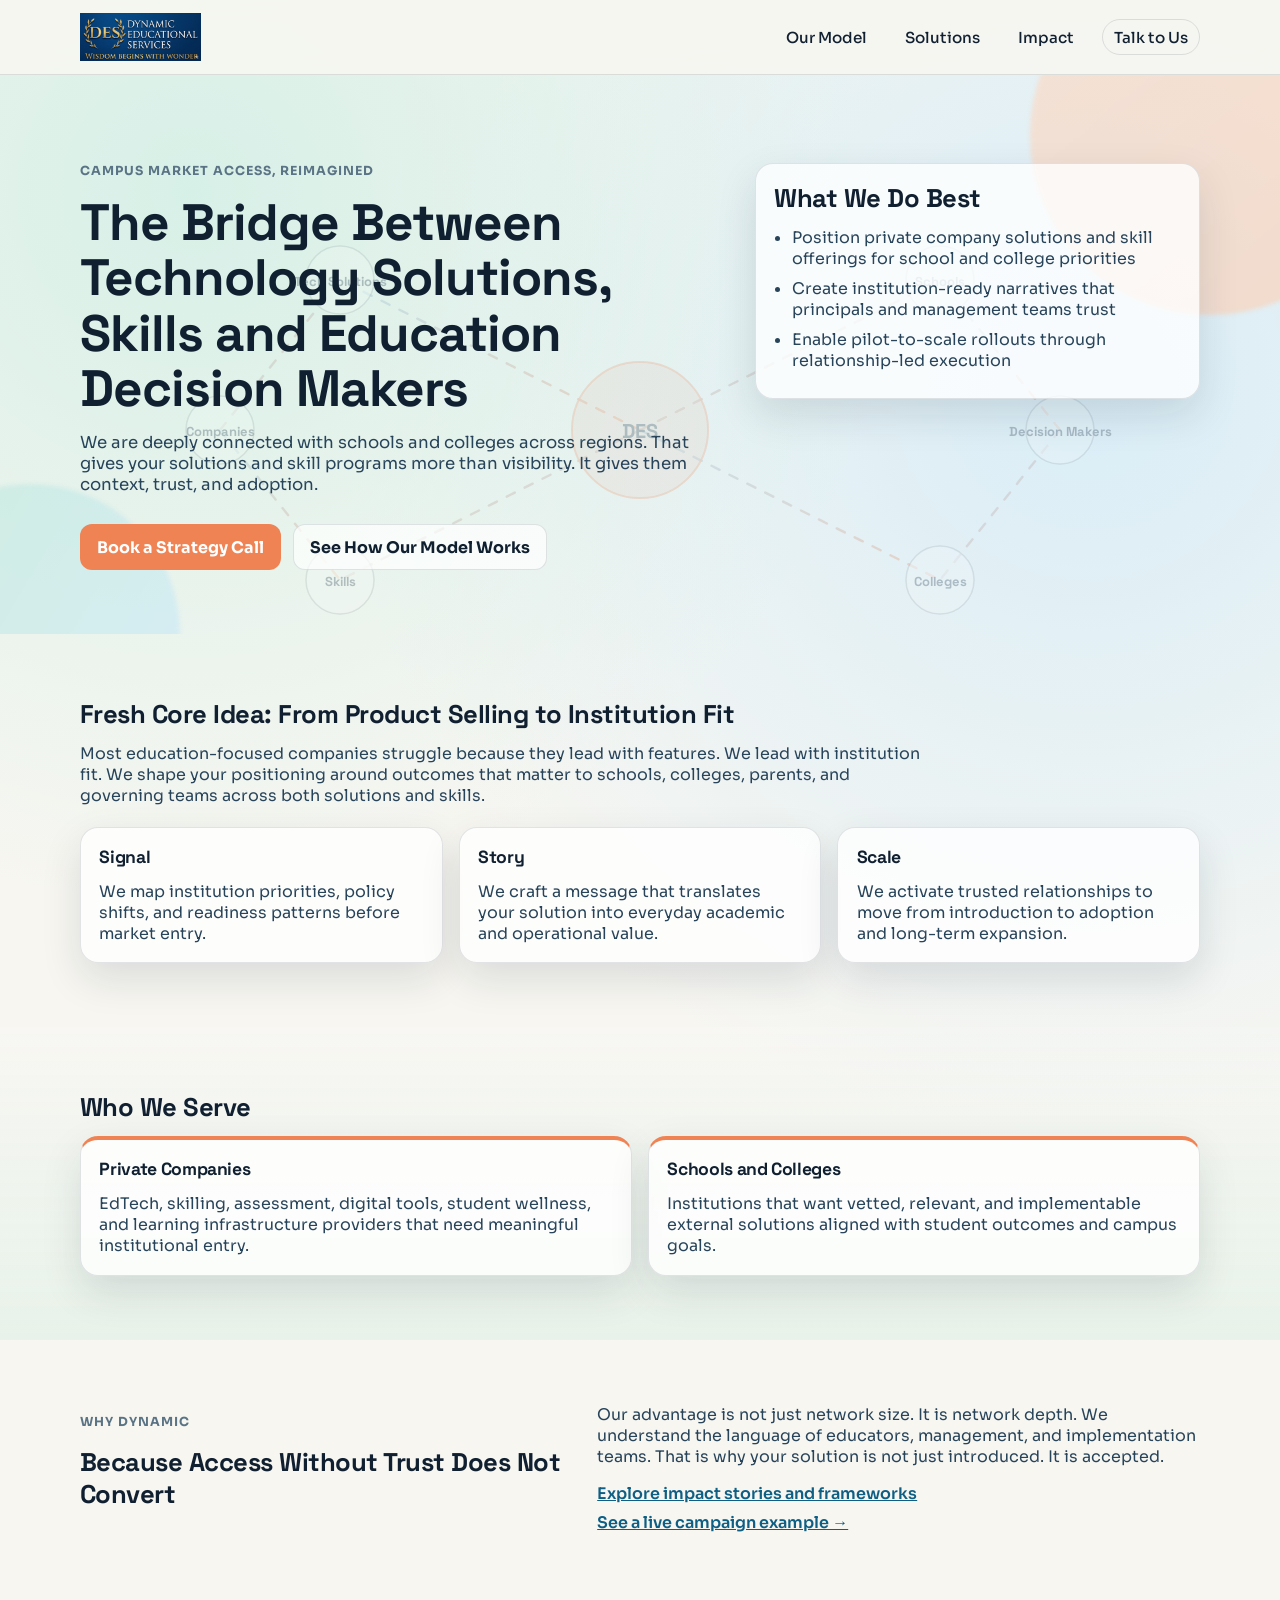
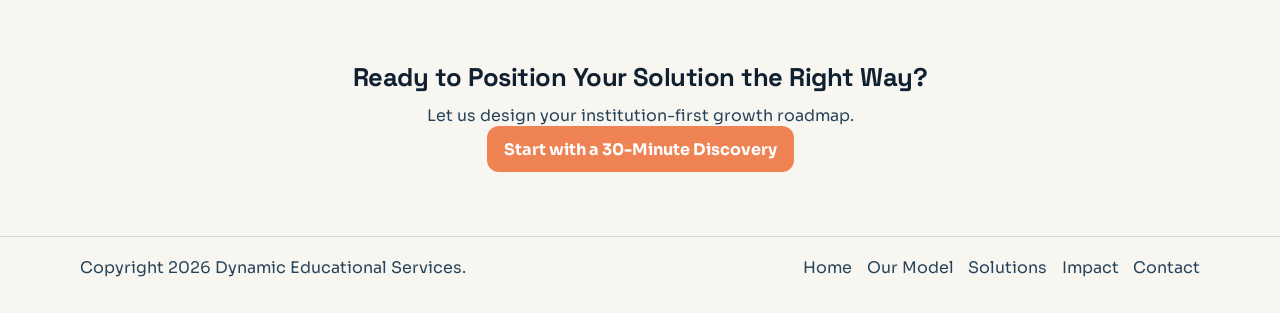
<file: index.html>
<!DOCTYPE html>
<html lang="en">
<head>
  <meta charset="UTF-8">
  <meta name="viewport" content="width=device-width, initial-scale=1.0">
  <title>Dynamic Educational Services | Campus Market Access Partner</title>
  <meta name="description" content="Dynamic Educational Services helps private companies launch, position, and scale solutions through trusted school and college networks.">
  <link rel="preconnect" href="https://fonts.googleapis.com">
  <link rel="preconnect" href="https://fonts.gstatic.com" crossorigin>
  <link href="https://fonts.googleapis.com/css2?family=Space+Grotesk:wght@400;500;700&family=Sora:wght@400;600;700&display=swap" rel="stylesheet">
  <link rel="stylesheet" href="styles.css">
</head>
<body>
  <header class="site-header">
    <div class="container nav-wrap">
      <a href="index.html" class="brand">
        <img src="NewLogo.png" alt="Dynamic Educational Services logo" class="brand-logo">
        <span class="brand-text">Dynamic Educational Services</span>
      </a>
      <button id="menuToggle" class="menu-toggle" aria-label="Toggle navigation">Menu</button>
      <nav id="mainNav" class="nav-links">
        <a href="approach.html">Our Model</a>
        <a href="solutions.html">Solutions</a>
        <a href="proof.html">Impact</a>
        <a href="contact.html" class="cta-link">Talk to Us</a>
      </nav>
    </div>
  </header>

  <main>
    <section class="hero">
      <div class="ambient-shape shape-one"></div>
      <div class="ambient-shape shape-two"></div>
      <div class="container hero-grid reveal">
        <div>
          <p class="eyebrow">Campus Market Access, Reimagined</p>
          <h1>The Bridge Between Technology Solutions, Skills and Education Decision Makers</h1>
          <p class="lead">We are deeply connected with schools and colleges across regions. That gives your solutions and skill programs more than visibility. It gives them context, trust, and adoption.</p>
          <div class="button-row">
            <a class="btn btn-primary" href="contact.html">Book a Strategy Call</a>
            <a class="btn btn-ghost" href="approach.html">See How Our Model Works</a>
          </div>
        </div>
        <aside class="hero-card">
          <h2>What We Do Best</h2>
          <ul>
            <li>Position private company solutions and skill offerings for school and college priorities</li>
            <li>Create institution-ready narratives that principals and management teams trust</li>
            <li>Enable pilot-to-scale rollouts through relationship-led execution</li>
          </ul>
        </aside>
      </div>
    </section>

    <section class="section reveal">
      <div class="container">
        <h2>Fresh Core Idea: From Product Selling to Institution Fit</h2>
          <p class="section-intro">Most education-focused companies struggle because they lead with features. We lead with institution fit. We shape your positioning around outcomes that matter to schools, colleges, parents, and governing teams across both solutions and skills.</p>
        <div class="cards three-col">
          <article class="card">
            <h3>Signal</h3>
            <p>We map institution priorities, policy shifts, and readiness patterns before market entry.</p>
          </article>
          <article class="card">
            <h3>Story</h3>
            <p>We craft a message that translates your solution into everyday academic and operational value.</p>
          </article>
          <article class="card">
            <h3>Scale</h3>
            <p>We activate trusted relationships to move from introduction to adoption and long-term expansion.</p>
          </article>
        </div>
      </div>
    </section>

    <section class="section alt reveal">
      <div class="container">
        <h2>Who We Serve</h2>
        <div class="cards two-col">
          <article class="card feature">
            <h3>Private Companies</h3>
            <p>EdTech, skilling, assessment, digital tools, student wellness, and learning infrastructure providers that need meaningful institutional entry.</p>
          </article>
          <article class="card feature">
            <h3>Schools and Colleges</h3>
            <p>Institutions that want vetted, relevant, and implementable external solutions aligned with student outcomes and campus goals.</p>
          </article>
        </div>
      </div>
    </section>

    <section class="section reveal">
      <div class="container split-panel">
        <div>
          <p class="eyebrow">Why Dynamic</p>
          <h2>Because Access Without Trust Does Not Convert</h2>
        </div>
        <div>
          <p>Our advantage is not just network size. It is network depth. We understand the language of educators, management, and implementation teams. That is why your solution is not just introduced. It is accepted.</p>
          <a class="text-link" href="proof.html">Explore impact stories and frameworks</a>
          <br>
          <a class="text-link" href="campaign-future-ready.html" style="margin-top:0.5rem;">See a live campaign example &rarr;</a>
        </div>
      </div>
    </section>

    <section class="section cta-block reveal">
      <div class="container">
        <h2>Ready to Position Your Solution the Right Way?</h2>
        <p>Let us design your institution-first growth roadmap.</p>
        <a class="btn btn-primary" href="contact.html">Start with a 30-Minute Discovery</a>
      </div>
    </section>
  </main>

  <footer class="site-footer">
    <div class="container footer-grid">
      <p>Copyright 2026 Dynamic Educational Services.</p>
      <div class="footer-links">
        <a href="index.html">Home</a>
        <a href="approach.html">Our Model</a>
        <a href="solutions.html">Solutions</a>
        <a href="proof.html">Impact</a>
        <a href="contact.html">Contact</a>
      </div>
    </div>
  </footer>

  <script src="main.js"></script>
</body>
</html>
</file>
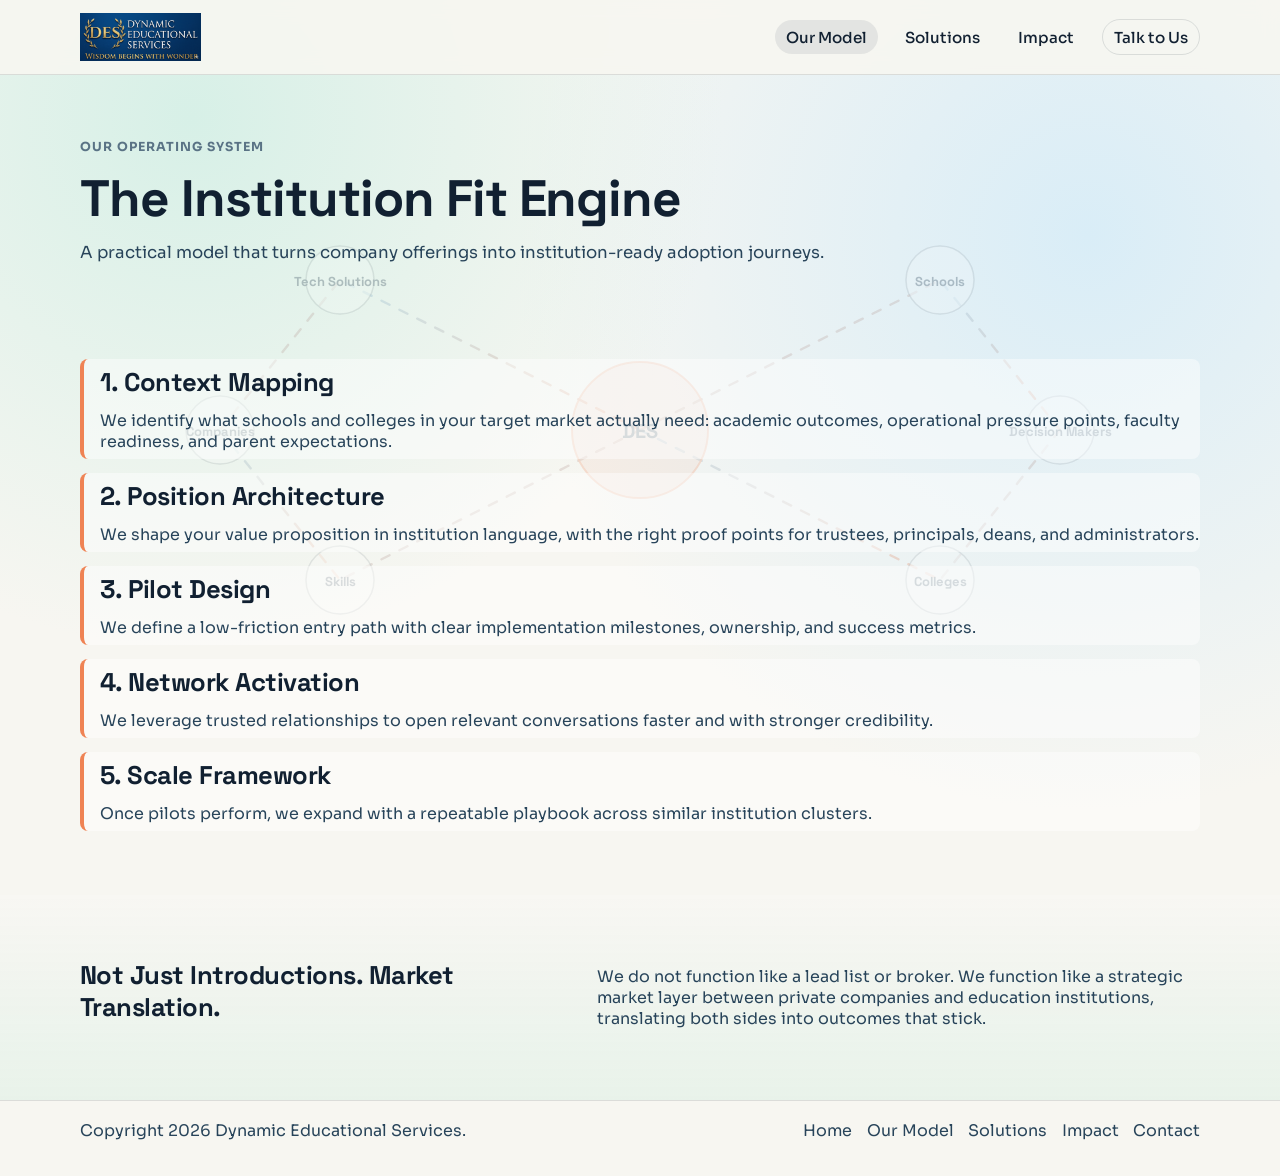
<file: approach.html>
<!DOCTYPE html>
<html lang="en">
<head>
  <meta charset="UTF-8">
  <meta name="viewport" content="width=device-width, initial-scale=1.0">
  <title>Our Model | Dynamic Educational Services</title>
  <meta name="description" content="See the institution-first model Dynamic Educational Services uses to connect private companies with schools and colleges.">
  <link rel="preconnect" href="https://fonts.googleapis.com">
  <link rel="preconnect" href="https://fonts.gstatic.com" crossorigin>
  <link href="https://fonts.googleapis.com/css2?family=Space+Grotesk:wght@400;500;700&family=Sora:wght@400;600;700&display=swap" rel="stylesheet">
  <link rel="stylesheet" href="styles.css">
</head>
<body>
  <header class="site-header">
    <div class="container nav-wrap">
      <a href="index.html" class="brand">
        <img src="NewLogo.png" alt="Dynamic Educational Services logo" class="brand-logo">
        <span class="brand-text">Dynamic Educational Services</span>
      </a>
      <button id="menuToggle" class="menu-toggle" aria-label="Toggle navigation">Menu</button>
      <nav id="mainNav" class="nav-links">
        <a href="approach.html" class="active">Our Model</a>
        <a href="solutions.html">Solutions</a>
        <a href="proof.html">Impact</a>
        <a href="contact.html" class="cta-link">Talk to Us</a>
      </nav>
    </div>
  </header>

  <main>
    <section class="inner-hero reveal">
      <div class="container">
        <p class="eyebrow">Our Operating System</p>
        <h1>The Institution Fit Engine</h1>
        <p class="lead">A practical model that turns company offerings into institution-ready adoption journeys.</p>
      </div>
    </section>

    <section class="section reveal">
      <div class="container timeline">
        <article class="timeline-item">
          <h2>1. Context Mapping</h2>
          <p>We identify what schools and colleges in your target market actually need: academic outcomes, operational pressure points, faculty readiness, and parent expectations.</p>
        </article>
        <article class="timeline-item">
          <h2>2. Position Architecture</h2>
          <p>We shape your value proposition in institution language, with the right proof points for trustees, principals, deans, and administrators.</p>
        </article>
        <article class="timeline-item">
          <h2>3. Pilot Design</h2>
          <p>We define a low-friction entry path with clear implementation milestones, ownership, and success metrics.</p>
        </article>
        <article class="timeline-item">
          <h2>4. Network Activation</h2>
          <p>We leverage trusted relationships to open relevant conversations faster and with stronger credibility.</p>
        </article>
        <article class="timeline-item">
          <h2>5. Scale Framework</h2>
          <p>Once pilots perform, we expand with a repeatable playbook across similar institution clusters.</p>
        </article>
      </div>
    </section>

    <section class="section alt reveal">
      <div class="container split-panel">
        <div>
          <h2>Not Just Introductions. Market Translation.</h2>
        </div>
        <div>
          <p>We do not function like a lead list or broker. We function like a strategic market layer between private companies and education institutions, translating both sides into outcomes that stick.</p>
        </div>
      </div>
    </section>
  </main>

  <footer class="site-footer">
    <div class="container footer-grid">
      <p>Copyright 2026 Dynamic Educational Services.</p>
      <div class="footer-links">
        <a href="index.html">Home</a>
        <a href="approach.html">Our Model</a>
        <a href="solutions.html">Solutions</a>
        <a href="proof.html">Impact</a>
        <a href="contact.html">Contact</a>
      </div>
    </div>
  </footer>

  <script src="main.js"></script>
</body>
</html>
</file>
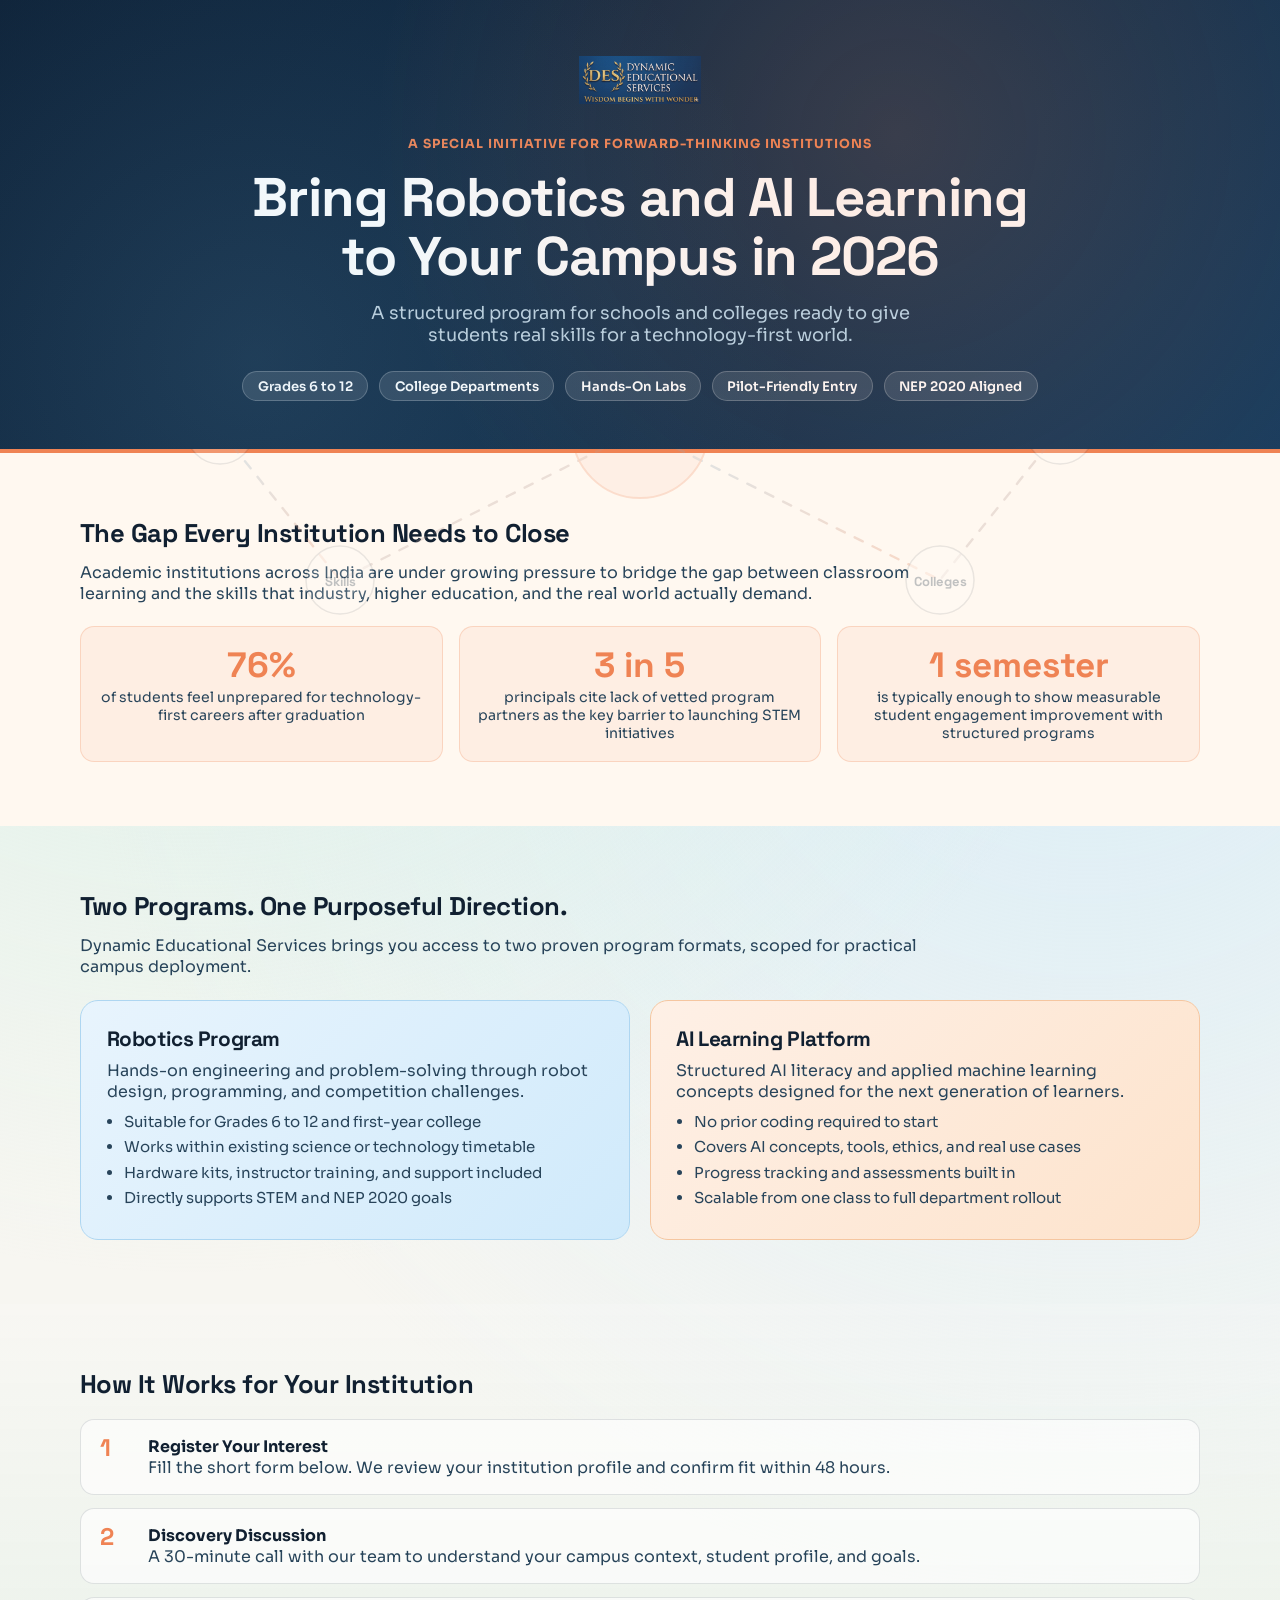
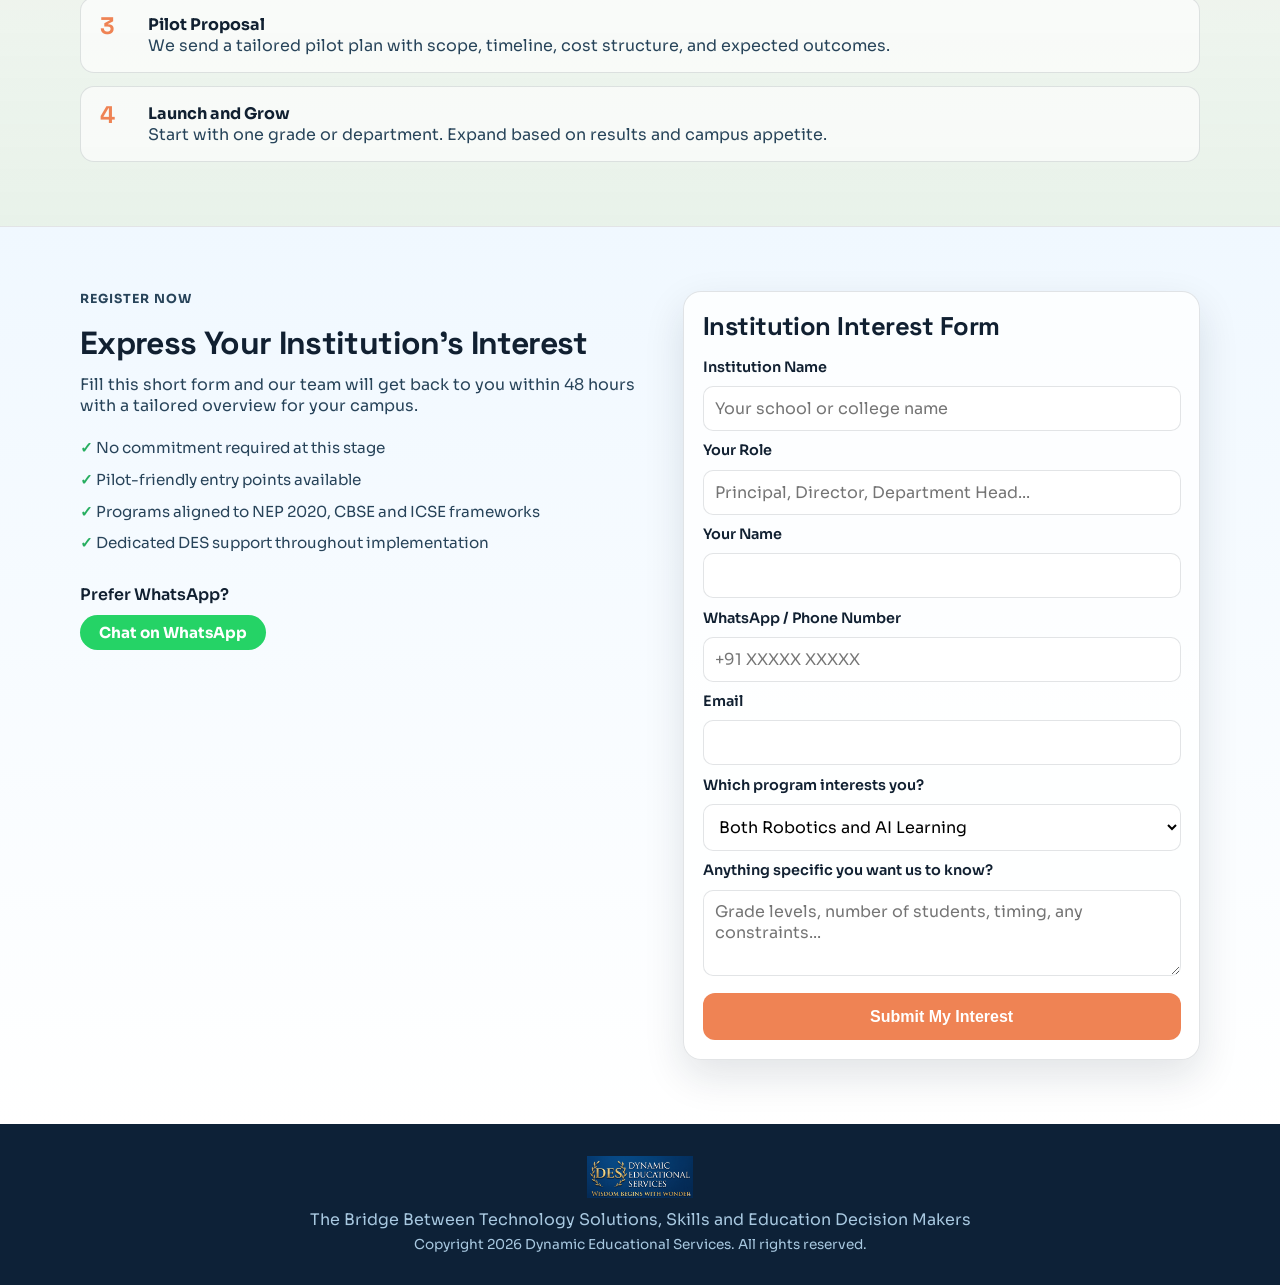
<file: campaign-future-ready.html>
<!DOCTYPE html>
<html lang="en">
<head>
  <meta charset="UTF-8">
  <meta name="viewport" content="width=device-width, initial-scale=1.0">
  <title>Future-Ready Campus Program | Dynamic Educational Services</title>
  <meta name="description" content="Bring Robotics and AI Learning to your school or college. Register your institution's interest with Dynamic Educational Services.">
  <link rel="preconnect" href="https://fonts.googleapis.com">
  <link rel="preconnect" href="https://fonts.gstatic.com" crossorigin>
  <link href="https://fonts.googleapis.com/css2?family=Space+Grotesk:wght@400;500;700&family=Sora:wght@400;600;700&display=swap" rel="stylesheet">
  <link rel="stylesheet" href="styles.css">
  <style>
    .campaign-header {
      background: linear-gradient(135deg, #0d2137 0%, #112e4a 60%, #1a3d5e 100%);
      color: #fff;
      padding: 3.5rem 0 3rem;
      text-align: center;
      position: relative;
      overflow: hidden;
    }
    .campaign-header::before {
      content: "";
      position: absolute;
      inset: 0;
      background: radial-gradient(circle at 70% 30%, rgba(239,131,84,0.18), transparent 55%),
                  radial-gradient(circle at 20% 80%, rgba(125,182,216,0.15), transparent 50%);
      pointer-events: none;
    }
    .campaign-header .brand-bar {
      display: flex;
      align-items: center;
      justify-content: center;
      margin-bottom: 2rem;
    }
    .campaign-header .brand-bar img {
      height: 48px;
      object-fit: contain;
    }
    .campaign-header h1 {
      font-family: "Space Grotesk", sans-serif;
      font-size: clamp(2rem, 4.5vw, 3.4rem);
      line-height: 1.08;
      margin: 0 auto 1rem;
      max-width: 820px;
      letter-spacing: -0.02em;
      color: #fff;
    }
    .campaign-header .sub {
      font-size: clamp(1rem, 1.4vw, 1.2rem);
      opacity: 0.85;
      max-width: 600px;
      margin: 0 auto;
      color: #d4e8f5;
    }
    .badge-row {
      display: flex;
      justify-content: center;
      gap: 0.7rem;
      margin-top: 1.6rem;
      flex-wrap: wrap;
    }
    .badge {
      background: rgba(255,255,255,0.12);
      border: 1px solid rgba(255,255,255,0.22);
      border-radius: 999px;
      padding: 0.35rem 0.9rem;
      font-size: 0.82rem;
      font-weight: 600;
      color: #fff;
    }
    .problem-bar {
      background: #fff8f0;
      border-top: 4px solid var(--accent);
    }
    .stat-row {
      display: grid;
      grid-template-columns: repeat(3, minmax(0,1fr));
      gap: 1rem;
      margin-top: 1.4rem;
    }
    .stat-card {
      background: rgba(239,131,84,0.08);
      border: 1px solid rgba(239,131,84,0.25);
      border-radius: 14px;
      padding: 1.2rem 1rem;
      text-align: center;
    }
    .stat-number {
      font-family: "Space Grotesk", sans-serif;
      font-size: 2.2rem;
      font-weight: 700;
      color: var(--accent);
      line-height: 1;
    }
    .stat-label {
      font-size: 0.88rem;
      margin-top: 0.4rem;
      color: var(--ink-soft);
    }
    .program-grid {
      display: grid;
      grid-template-columns: 1fr 1fr;
      gap: 1.2rem;
      margin-top: 1.4rem;
    }
    .program-card {
      border-radius: 18px;
      padding: 1.6rem;
      border: 1px solid var(--line);
    }
    .program-card.robotics {
      background: linear-gradient(135deg, #e8f4fd, #d0eafb);
      border-color: #aed6f1;
    }
    .program-card.ai {
      background: linear-gradient(135deg, #fef0e6, #fde3cc);
      border-color: #f5c6a0;
    }
    .program-card h3 { font-size: 1.3rem; margin-bottom: 0.5rem; }
    .program-card ul { margin: 0.6rem 0 0; padding-left: 1.1rem; color: var(--ink-soft); }
    .program-card li { margin-bottom: 0.4rem; font-size: 0.94rem; }
    .how-steps { display: grid; gap: 0.8rem; margin-top: 1.2rem; }
    .how-step {
      display: flex;
      align-items: flex-start;
      gap: 1rem;
      background: rgba(255,255,255,0.6);
      border: 1px solid var(--line);
      border-radius: 14px;
      padding: 1rem 1.2rem;
    }
    .step-num {
      font-family: "Space Grotesk", sans-serif;
      font-size: 1.5rem;
      font-weight: 700;
      color: var(--accent);
      min-width: 2rem;
      line-height: 1;
    }
    .campaign-form-wrap {
      background: linear-gradient(180deg, #f0f8ff, #fff);
      border-top: 1px solid var(--line);
    }
    .campaign-form-inner {
      display: grid;
      grid-template-columns: 1.05fr 0.95fr;
      gap: 2rem;
      align-items: start;
    }
    .form-pitch h2 { font-size: clamp(1.5rem, 2.5vw, 2.2rem); margin-bottom: 0.7rem; }
    .form-pitch p { color: var(--ink-soft); margin-bottom: 1rem; }
    .trust-points { list-style: none; padding: 0; margin: 0; }
    .trust-points li { padding: 0.4rem 0; color: var(--ink-soft); font-size: 0.95rem; }
    .trust-points li::before { content: "\2713\00a0"; color: #27ae60; font-weight: 700; }
    .campaign-footer {
      background: #0d2137;
      color: #fff;
      text-align: center;
      padding: 2rem 0;
    }
    .campaign-footer p { color: #a8c8e0; margin-top: 0.5rem; }
    .wa-inline {
      display: inline-flex;
      align-items: center;
      gap: 0.45rem;
      background: #25d366;
      color: #fff;
      border-radius: 999px;
      padding: 0.5rem 1.2rem;
      font-weight: 700;
      text-decoration: none;
      font-size: 0.95rem;
    }
    .wa-inline:hover { background: #1faa53; }
    .campaign-form-wrap select {
      width: 100%;
      padding: 0.68rem 0.72rem;
      border: 1px solid var(--line);
      border-radius: 10px;
      font: inherit;
      background: #fff;
    }
    @media (max-width: 800px) {
      .stat-row,
      .program-grid,
      .campaign-form-inner { grid-template-columns: 1fr; }
    }
  </style>
</head>
<body>

  <!-- No site nav — this is a focused campaign page -->

  <div class="campaign-header">
    <div class="container">
      <div class="brand-bar">
        <img src="NewLogo.png" alt="Dynamic Educational Services">
      </div>
      <p class="eyebrow" style="color:#ef8354; margin-bottom:1rem;">A Special Initiative for Forward-Thinking Institutions</p>
      <h1>Bring Robotics and AI Learning to Your Campus in 2026</h1>
      <p class="sub">A structured program for schools and colleges ready to give students real skills for a technology-first world.</p>
      <div class="badge-row">
        <span class="badge">Grades 6 to 12</span>
        <span class="badge">College Departments</span>
        <span class="badge">Hands-On Labs</span>
        <span class="badge">Pilot-Friendly Entry</span>
        <span class="badge">NEP 2020 Aligned</span>
      </div>
    </div>
  </div>

  <section class="section problem-bar">
    <div class="container">
      <h2>The Gap Every Institution Needs to Close</h2>
      <p class="section-intro">Academic institutions across India are under growing pressure to bridge the gap between classroom learning and the skills that industry, higher education, and the real world actually demand.</p>
      <div class="stat-row">
        <div class="stat-card">
          <div class="stat-number">76%</div>
          <div class="stat-label">of students feel unprepared for technology-first careers after graduation</div>
        </div>
        <div class="stat-card">
          <div class="stat-number">3 in 5</div>
          <div class="stat-label">principals cite lack of vetted program partners as the key barrier to launching STEM initiatives</div>
        </div>
        <div class="stat-card">
          <div class="stat-number">1 semester</div>
          <div class="stat-label">is typically enough to show measurable student engagement improvement with structured programs</div>
        </div>
      </div>
    </div>
  </section>

  <section class="section reveal">
    <div class="container">
      <h2>Two Programs. One Purposeful Direction.</h2>
      <p class="section-intro">Dynamic Educational Services brings you access to two proven program formats, scoped for practical campus deployment.</p>
      <div class="program-grid">
        <div class="program-card robotics">
          <h3>Robotics Program</h3>
          <p>Hands-on engineering and problem-solving through robot design, programming, and competition challenges.</p>
          <ul>
            <li>Suitable for Grades 6 to 12 and first-year college</li>
            <li>Works within existing science or technology timetable</li>
            <li>Hardware kits, instructor training, and support included</li>
            <li>Directly supports STEM and NEP 2020 goals</li>
          </ul>
        </div>
        <div class="program-card ai">
          <h3>AI Learning Platform</h3>
          <p>Structured AI literacy and applied machine learning concepts designed for the next generation of learners.</p>
          <ul>
            <li>No prior coding required to start</li>
            <li>Covers AI concepts, tools, ethics, and real use cases</li>
            <li>Progress tracking and assessments built in</li>
            <li>Scalable from one class to full department rollout</li>
          </ul>
        </div>
      </div>
    </div>
  </section>

  <section class="section alt reveal">
    <div class="container">
      <h2>How It Works for Your Institution</h2>
      <div class="how-steps">
        <div class="how-step">
          <div class="step-num">1</div>
          <div>
            <strong>Register Your Interest</strong>
            <p>Fill the short form below. We review your institution profile and confirm fit within 48 hours.</p>
          </div>
        </div>
        <div class="how-step">
          <div class="step-num">2</div>
          <div>
            <strong>Discovery Discussion</strong>
            <p>A 30-minute call with our team to understand your campus context, student profile, and goals.</p>
          </div>
        </div>
        <div class="how-step">
          <div class="step-num">3</div>
          <div>
            <strong>Pilot Proposal</strong>
            <p>We send a tailored pilot plan with scope, timeline, cost structure, and expected outcomes.</p>
          </div>
        </div>
        <div class="how-step">
          <div class="step-num">4</div>
          <div>
            <strong>Launch and Grow</strong>
            <p>Start with one grade or department. Expand based on results and campus appetite.</p>
          </div>
        </div>
      </div>
    </div>
  </section>

  <section class="section campaign-form-wrap">
    <div class="container campaign-form-inner">
      <div class="form-pitch">
        <p class="eyebrow">Register Now</p>
        <h2>Express Your Institution's Interest</h2>
        <p>Fill this short form and our team will get back to you within 48 hours with a tailored overview for your campus.</p>
        <ul class="trust-points">
          <li>No commitment required at this stage</li>
          <li>Pilot-friendly entry points available</li>
          <li>Programs aligned to NEP 2020, CBSE and ICSE frameworks</li>
          <li>Dedicated DES support throughout implementation</li>
        </ul>
        <div style="margin-top:1.6rem;">
          <p style="font-weight:600; margin-bottom:0.6rem; color:var(--ink);">Prefer WhatsApp?</p>
          <a class="wa-inline" href="https://web.whatsapp.com/send?text=Hello%20Dynamic%20Educational%20Services%2C%20I%20am%20interested%20in%20the%20Future-Ready%20Campus%20Program%20(Robotics%20and%20AI)%20for%20my%20institution.%20Please%20share%20more%20details." target="_blank" rel="noopener noreferrer">Chat on WhatsApp</a>
        </div>
      </div>

      <div class="card">
        <h2 style="margin-bottom:1rem;">Institution Interest Form</h2>
        <form name="future-ready-interest" method="POST" data-netlify="true" class="contact-form">
          <input type="hidden" name="form-name" value="future-ready-interest">

          <label for="inst-name">Institution Name</label>
          <input id="inst-name" name="institution" type="text" placeholder="Your school or college name" required>

          <label for="c-role">Your Role</label>
          <input id="c-role" name="role" type="text" placeholder="Principal, Director, Department Head..." required>

          <label for="c-name">Your Name</label>
          <input id="c-name" name="name" type="text" required>

          <label for="c-phone">WhatsApp / Phone Number</label>
          <input id="c-phone" name="phone" type="tel" placeholder="+91 XXXXX XXXXX" required>

          <label for="c-email">Email</label>
          <input id="c-email" name="email" type="email" required>

          <label for="c-interest">Which program interests you?</label>
          <select id="c-interest" name="interest">
            <option value="both">Both Robotics and AI Learning</option>
            <option value="robotics">Robotics Program only</option>
            <option value="ai">AI Learning Platform only</option>
            <option value="unsure">Not sure yet, want to learn more</option>
          </select>

          <label for="c-message">Anything specific you want us to know?</label>
          <textarea id="c-message" name="message" rows="3" placeholder="Grade levels, number of students, timing, any constraints..."></textarea>

          <button type="submit" class="btn btn-primary" style="width:100%; margin-top:0.4rem; font-size:1rem; padding:0.85rem;">Submit My Interest</button>
        </form>
      </div>
    </div>
  </section>

  <div class="campaign-footer">
    <div class="container">
      <img src="NewLogo.png" alt="Dynamic Educational Services" style="height:42px; object-fit:contain; margin-bottom:0.7rem; display:block; margin-left:auto; margin-right:auto;">
      <p>The Bridge Between Technology Solutions, Skills and Education Decision Makers</p>
      <p style="margin-top:0.4rem; font-size:0.85rem;">Copyright 2026 Dynamic Educational Services. All rights reserved.</p>
    </div>
  </div>

  <script src="main.js"></script>
</body>
</html>
</file>
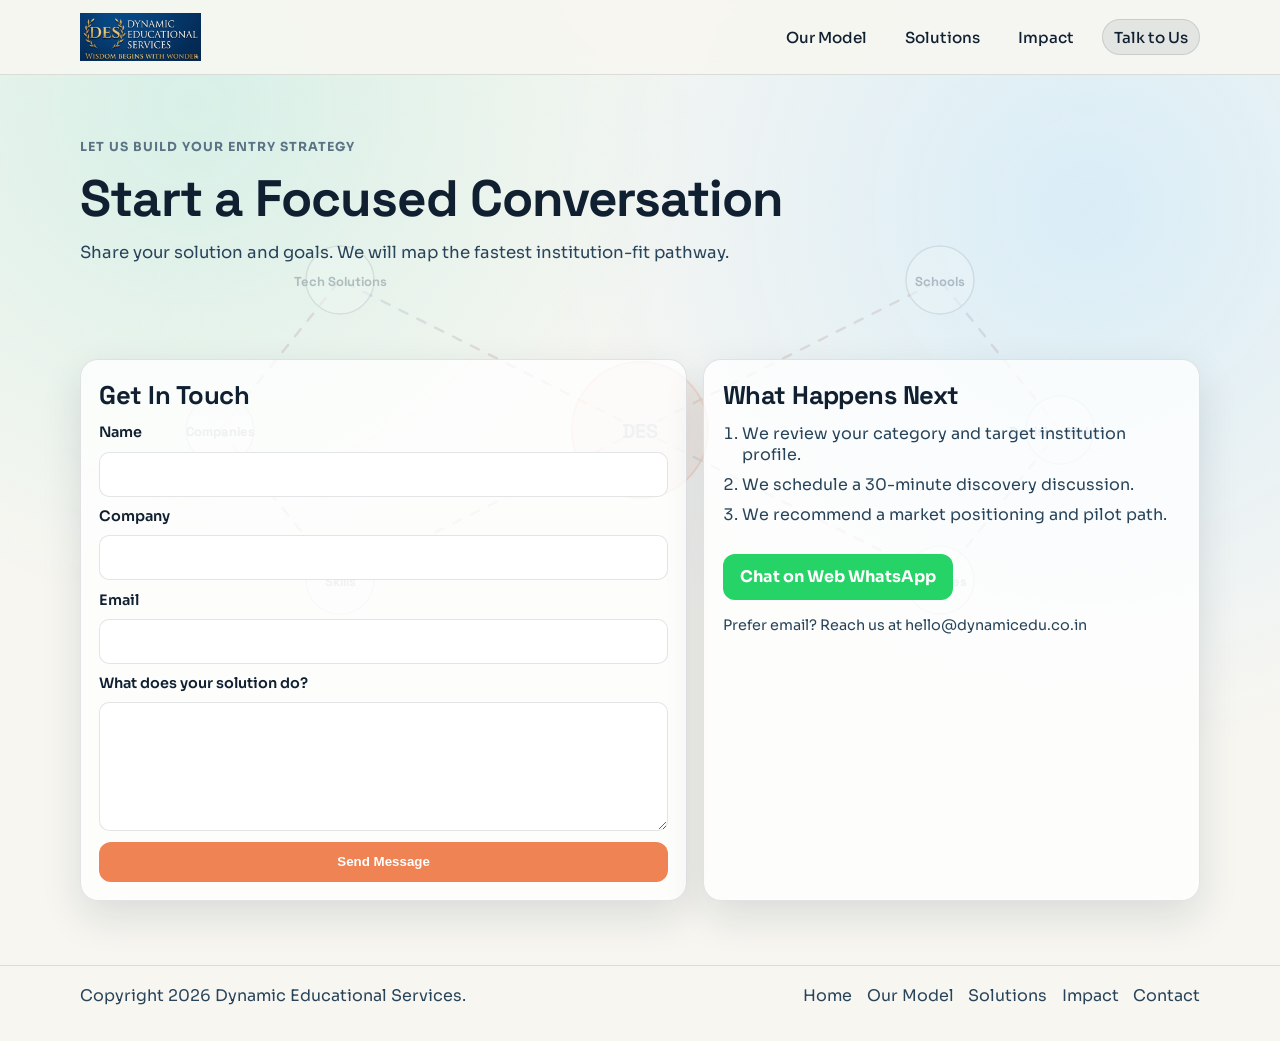
<file: contact.html>
<!DOCTYPE html>
<html lang="en">
<head>
  <meta charset="UTF-8">
  <meta name="viewport" content="width=device-width, initial-scale=1.0">
  <title>Contact | Dynamic Educational Services</title>
  <meta name="description" content="Connect with Dynamic Educational Services to design your institution-first growth roadmap.">
  <link rel="preconnect" href="https://fonts.googleapis.com">
  <link rel="preconnect" href="https://fonts.gstatic.com" crossorigin>
  <link href="https://fonts.googleapis.com/css2?family=Space+Grotesk:wght@400;500;700&family=Sora:wght@400;600;700&display=swap" rel="stylesheet">
  <link rel="stylesheet" href="styles.css">
</head>
<body>
  <header class="site-header">
    <div class="container nav-wrap">
      <a href="index.html" class="brand">
        <img src="NewLogo.png" alt="Dynamic Educational Services logo" class="brand-logo">
        <span class="brand-text">Dynamic Educational Services</span>
      </a>
      <button id="menuToggle" class="menu-toggle" aria-label="Toggle navigation">Menu</button>
      <nav id="mainNav" class="nav-links">
        <a href="approach.html">Our Model</a>
        <a href="solutions.html">Solutions</a>
        <a href="proof.html">Impact</a>
        <a href="contact.html" class="cta-link active">Talk to Us</a>
      </nav>
    </div>
  </header>

  <main>
    <section class="inner-hero reveal">
      <div class="container">
        <p class="eyebrow">Let Us Build Your Entry Strategy</p>
        <h1>Start a Focused Conversation</h1>
        <p class="lead">Share your solution and goals. We will map the fastest institution-fit pathway.</p>
      </div>
    </section>

    <section class="section reveal">
      <div class="container form-layout">
        <div class="card">
          <h2>Get In Touch</h2>
          <form class="contact-form" name="des-contact" method="POST" data-netlify="true">
            <input type="hidden" name="form-name" value="des-contact">
            <label for="name">Name</label>
            <input id="name" name="name" type="text" required>

            <label for="company">Company</label>
            <input id="company" name="company" type="text" required>

            <label for="email">Email</label>
            <input id="email" name="email" type="email" required>

            <label for="solution">What does your solution do?</label>
            <textarea id="solution" name="solution" rows="5" required></textarea>

            <button type="submit" class="btn btn-primary">Send Message</button>
          </form>
        </div>

        <aside class="card">
          <h2>What Happens Next</h2>
          <ol class="steps">
            <li>We review your category and target institution profile.</li>
            <li>We schedule a 30-minute discovery discussion.</li>
            <li>We recommend a market positioning and pilot path.</li>
          </ol>
          <div class="button-row">
            <a class="btn btn-whatsapp" href="https://web.whatsapp.com/send?text=Hello%20Dynamic%20Educational%20Services%2C%20I%20would%20like%20to%20discuss%20positioning%20our%20technology%20solutions%20and%20skills%20for%20schools%20and%20colleges." target="_blank" rel="noopener noreferrer">Chat on Web WhatsApp</a>
          </div>
          <p class="muted">Prefer email? Reach us at hello@dynamicedu.co.in</p>
        </aside>
      </div>
    </section>
  </main>

  <footer class="site-footer">
    <div class="container footer-grid">
      <p>Copyright 2026 Dynamic Educational Services.</p>
      <div class="footer-links">
        <a href="index.html">Home</a>
        <a href="approach.html">Our Model</a>
        <a href="solutions.html">Solutions</a>
        <a href="proof.html">Impact</a>
        <a href="contact.html">Contact</a>
      </div>
    </div>
  </footer>

  <script src="main.js"></script>
</body>
</html>
</file>
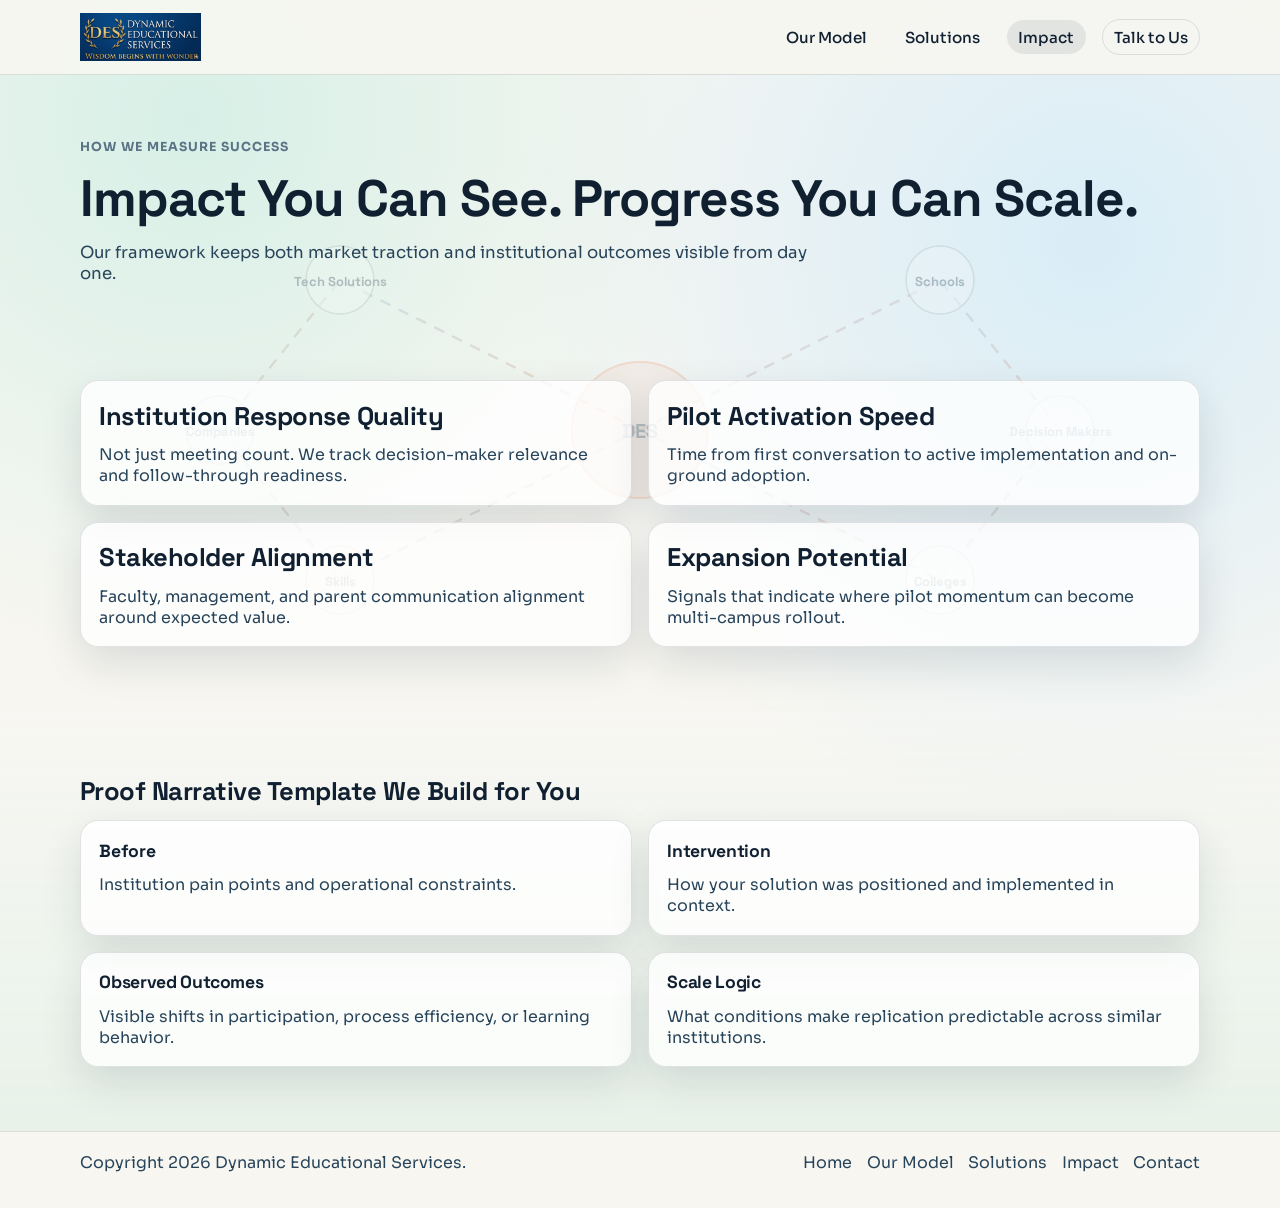
<file: proof.html>
<!DOCTYPE html>
<html lang="en">
<head>
  <meta charset="UTF-8">
  <meta name="viewport" content="width=device-width, initial-scale=1.0">
  <title>Impact Framework | Dynamic Educational Services</title>
  <meta name="description" content="Understand how Dynamic Educational Services defines and tracks meaningful outcomes for companies and institutions.">
  <link rel="preconnect" href="https://fonts.googleapis.com">
  <link rel="preconnect" href="https://fonts.gstatic.com" crossorigin>
  <link href="https://fonts.googleapis.com/css2?family=Space+Grotesk:wght@400;500;700&family=Sora:wght@400;600;700&display=swap" rel="stylesheet">
  <link rel="stylesheet" href="styles.css">
</head>
<body>
  <header class="site-header">
    <div class="container nav-wrap">
      <a href="index.html" class="brand">
        <img src="NewLogo.png" alt="Dynamic Educational Services logo" class="brand-logo">
        <span class="brand-text">Dynamic Educational Services</span>
      </a>
      <button id="menuToggle" class="menu-toggle" aria-label="Toggle navigation">Menu</button>
      <nav id="mainNav" class="nav-links">
        <a href="approach.html">Our Model</a>
        <a href="solutions.html">Solutions</a>
        <a href="proof.html" class="active">Impact</a>
        <a href="contact.html" class="cta-link">Talk to Us</a>
      </nav>
    </div>
  </header>

  <main>
    <section class="inner-hero reveal">
      <div class="container">
        <p class="eyebrow">How We Measure Success</p>
        <h1>Impact You Can See. Progress You Can Scale.</h1>
        <p class="lead">Our framework keeps both market traction and institutional outcomes visible from day one.</p>
      </div>
    </section>

    <section class="section reveal">
      <div class="container metrics-grid">
        <article class="metric-card">
          <h2>Institution Response Quality</h2>
          <p>Not just meeting count. We track decision-maker relevance and follow-through readiness.</p>
        </article>
        <article class="metric-card">
          <h2>Pilot Activation Speed</h2>
          <p>Time from first conversation to active implementation and on-ground adoption.</p>
        </article>
        <article class="metric-card">
          <h2>Stakeholder Alignment</h2>
          <p>Faculty, management, and parent communication alignment around expected value.</p>
        </article>
        <article class="metric-card">
          <h2>Expansion Potential</h2>
          <p>Signals that indicate where pilot momentum can become multi-campus rollout.</p>
        </article>
      </div>
    </section>

    <section class="section alt reveal">
      <div class="container">
        <h2>Proof Narrative Template We Build for You</h2>
        <div class="cards two-col">
          <article class="card">
            <h3>Before</h3>
            <p>Institution pain points and operational constraints.</p>
          </article>
          <article class="card">
            <h3>Intervention</h3>
            <p>How your solution was positioned and implemented in context.</p>
          </article>
          <article class="card">
            <h3>Observed Outcomes</h3>
            <p>Visible shifts in participation, process efficiency, or learning behavior.</p>
          </article>
          <article class="card">
            <h3>Scale Logic</h3>
            <p>What conditions make replication predictable across similar institutions.</p>
          </article>
        </div>
      </div>
    </section>
  </main>

  <footer class="site-footer">
    <div class="container footer-grid">
      <p>Copyright 2026 Dynamic Educational Services.</p>
      <div class="footer-links">
        <a href="index.html">Home</a>
        <a href="approach.html">Our Model</a>
        <a href="solutions.html">Solutions</a>
        <a href="proof.html">Impact</a>
        <a href="contact.html">Contact</a>
      </div>
    </div>
  </footer>

  <script src="main.js"></script>
</body>
</html>
</file>
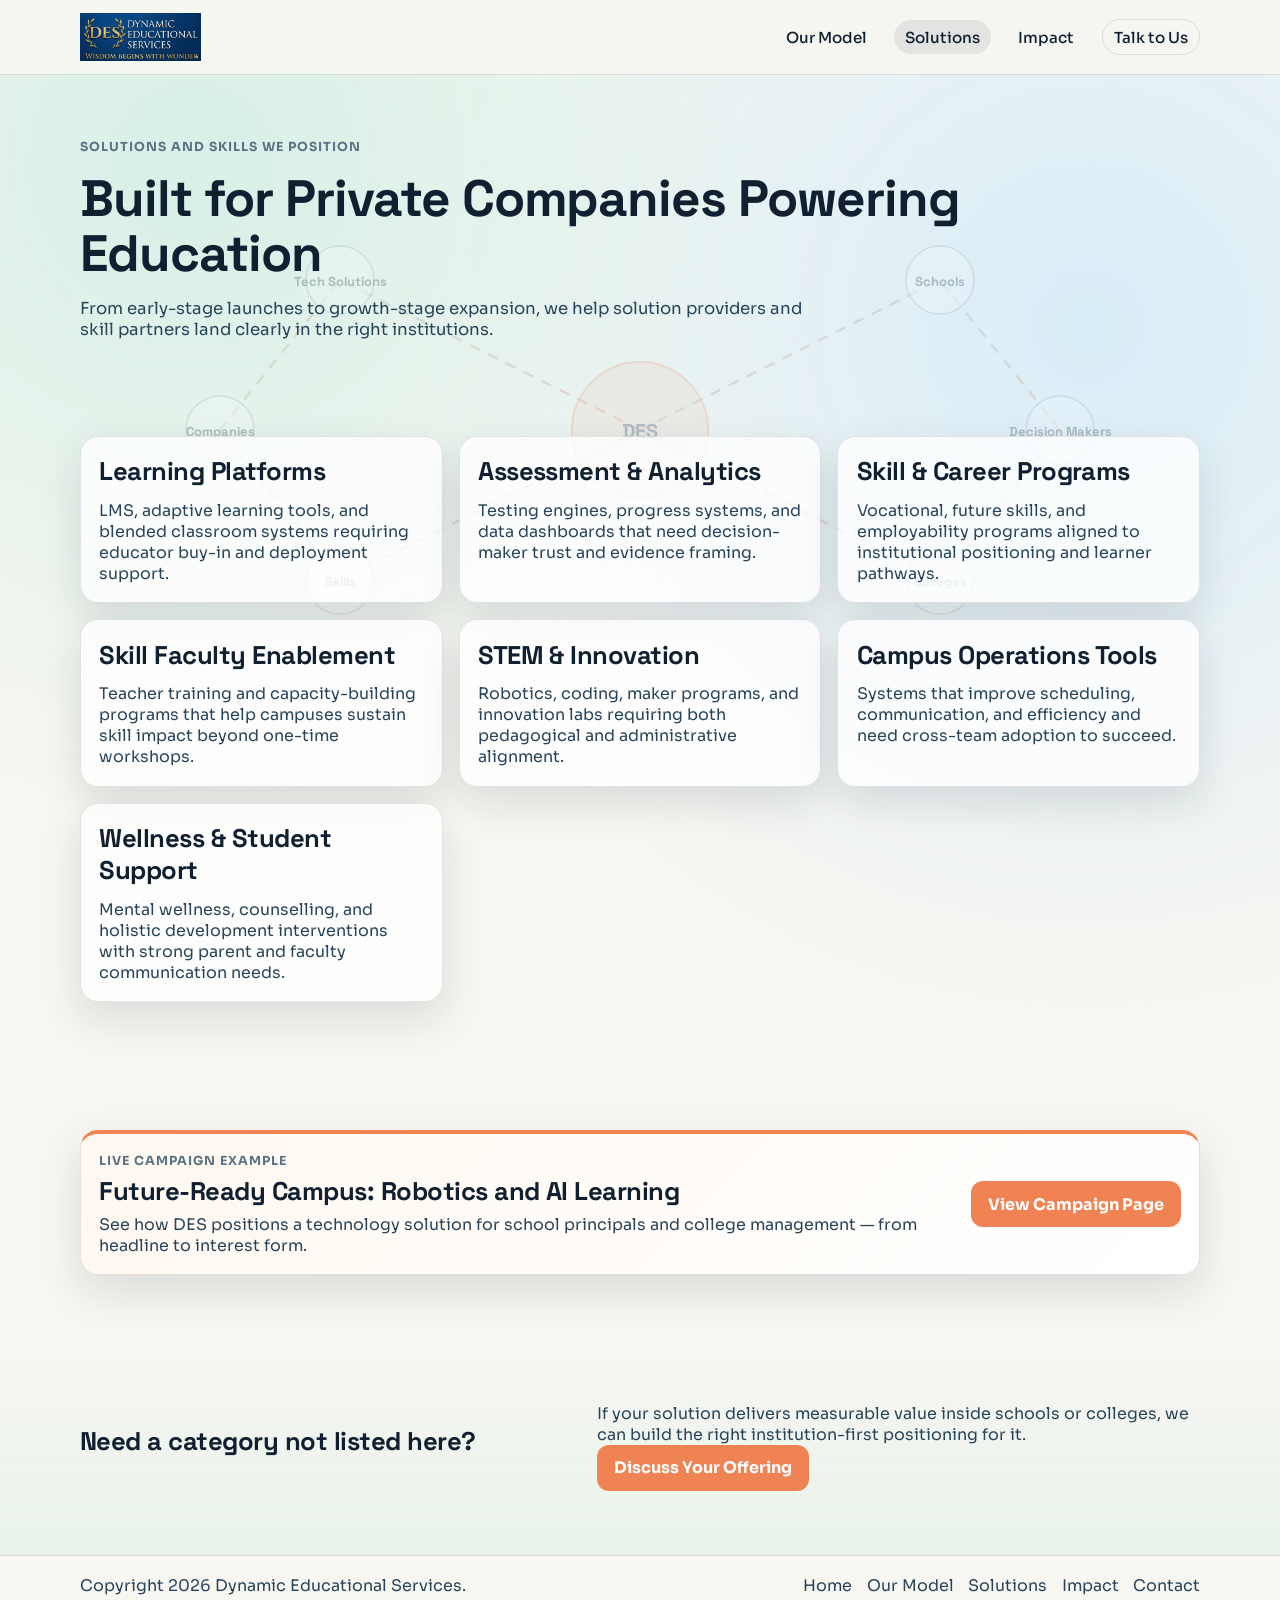
<file: solutions.html>
<!DOCTYPE html>
<html lang="en">
<head>
  <meta charset="UTF-8">
  <meta name="viewport" content="width=device-width, initial-scale=1.0">
  <title>Solutions and Skills We Position | Dynamic Educational Services</title>
  <meta name="description" content="Explore the categories of private company solutions and skill programs Dynamic Educational Services helps position across schools and colleges.">
  <link rel="preconnect" href="https://fonts.googleapis.com">
  <link rel="preconnect" href="https://fonts.gstatic.com" crossorigin>
  <link href="https://fonts.googleapis.com/css2?family=Space+Grotesk:wght@400;500;700&family=Sora:wght@400;600;700&display=swap" rel="stylesheet">
  <link rel="stylesheet" href="styles.css">
</head>
<body>
  <header class="site-header">
    <div class="container nav-wrap">
      <a href="index.html" class="brand">
        <img src="NewLogo.png" alt="Dynamic Educational Services logo" class="brand-logo">
        <span class="brand-text">Dynamic Educational Services</span>
      </a>
      <button id="menuToggle" class="menu-toggle" aria-label="Toggle navigation">Menu</button>
      <nav id="mainNav" class="nav-links">
        <a href="approach.html">Our Model</a>
        <a href="solutions.html" class="active">Solutions</a>
        <a href="proof.html">Impact</a>
        <a href="contact.html" class="cta-link">Talk to Us</a>
      </nav>
    </div>
  </header>

  <main>
    <section class="inner-hero reveal">
      <div class="container">
        <p class="eyebrow">Solutions and Skills We Position</p>
        <h1>Built for Private Companies Powering Education</h1>
        <p class="lead">From early-stage launches to growth-stage expansion, we help solution providers and skill partners land clearly in the right institutions.</p>
      </div>
    </section>

    <section class="section reveal">
      <div class="container cards three-col">
        <article class="card">
          <h2>Learning Platforms</h2>
          <p>LMS, adaptive learning tools, and blended classroom systems requiring educator buy-in and deployment support.</p>
        </article>
        <article class="card">
          <h2>Assessment & Analytics</h2>
          <p>Testing engines, progress systems, and data dashboards that need decision-maker trust and evidence framing.</p>
        </article>
        <article class="card">
          <h2>Skill & Career Programs</h2>
          <p>Vocational, future skills, and employability programs aligned to institutional positioning and learner pathways.</p>
        </article>
        <article class="card">
          <h2>Skill Faculty Enablement</h2>
          <p>Teacher training and capacity-building programs that help campuses sustain skill impact beyond one-time workshops.</p>
        </article>
        <article class="card">
          <h2>STEM & Innovation</h2>
          <p>Robotics, coding, maker programs, and innovation labs requiring both pedagogical and administrative alignment.</p>
        </article>
        <article class="card">
          <h2>Campus Operations Tools</h2>
          <p>Systems that improve scheduling, communication, and efficiency and need cross-team adoption to succeed.</p>
        </article>
        <article class="card">
          <h2>Wellness & Student Support</h2>
          <p>Mental wellness, counselling, and holistic development interventions with strong parent and faculty communication needs.</p>
        </article>
      </div>
    </section>

    <section class="section reveal">
      <div class="container">
        <div class="card" style="border-top:4px solid var(--accent); background:linear-gradient(135deg,#fff8f0,#fff); display:grid; grid-template-columns:1fr auto; gap:1.2rem; align-items:center; flex-wrap:wrap;">
          <div>
            <p class="eyebrow" style="margin-bottom:0.4rem;">Live Campaign Example</p>
            <h2 style="margin-bottom:0.4rem;">Future-Ready Campus: Robotics and AI Learning</h2>
            <p>See how DES positions a technology solution for school principals and college management — from headline to interest form.</p>
          </div>
          <a class="btn btn-primary" href="campaign-future-ready.html" style="white-space:nowrap;">View Campaign Page</a>
        </div>
      </div>
    </section>

    <section class="section alt reveal">
      <div class="container split-panel">
        <div>
          <h2>Need a category not listed here?</h2>
        </div>
        <div>
          <p>If your solution delivers measurable value inside schools or colleges, we can build the right institution-first positioning for it.</p>
          <a class="btn btn-primary" href="contact.html">Discuss Your Offering</a>
        </div>
      </div>
    </section>
  </main>

  <footer class="site-footer">
    <div class="container footer-grid">
      <p>Copyright 2026 Dynamic Educational Services.</p>
      <div class="footer-links">
        <a href="index.html">Home</a>
        <a href="approach.html">Our Model</a>
        <a href="solutions.html">Solutions</a>
        <a href="proof.html">Impact</a>
        <a href="contact.html">Contact</a>
      </div>
    </div>
  </footer>

  <script src="main.js"></script>
</body>
</html>
</file>
<file: styles.css>
:root {
  --ink: #112031;
  --ink-soft: #28445a;
  --paper: #f7f6f1;
  --accent: #ef8354;
  --accent-dark: #d36539;
  --sky: #d9edf7;
  --mint: #d7f0e7;
  --white: #ffffff;
  --line: rgba(17, 32, 49, 0.12);
  --shadow: 0 16px 40px rgba(17, 32, 49, 0.12);
}

* {
  box-sizing: border-box;
}

html,
body {
  margin: 0;
  padding: 0;
  font-family: "Sora", sans-serif;
  color: var(--ink);
  background: radial-gradient(circle at 15% 10%, var(--mint), transparent 35%),
              radial-gradient(circle at 85% 20%, var(--sky), transparent 40%),
              var(--paper);
}

body {
  position: relative;
}

.site-header,
main,
.site-footer {
  position: relative;
  z-index: 1;
}

.network-bg {
  position: fixed;
  inset: 0;
  z-index: 0;
  pointer-events: none;
  opacity: 0.28;
  overflow: hidden;
}

.network-bg svg {
  width: 100%;
  height: 100%;
}

.net-lines path {
  fill: none;
  stroke: url(#netLine);
  stroke-width: 2.4;
  stroke-linecap: round;
  stroke-dasharray: 9 11;
  animation: flow 16s linear infinite;
}

.net-node circle {
  fill: rgba(255, 255, 255, 0.58);
  stroke: rgba(17, 32, 49, 0.32);
  stroke-width: 1.5;
}

.net-node text {
  text-anchor: middle;
  font-family: "Space Grotesk", sans-serif;
  font-size: 13px;
  font-weight: 700;
  fill: #1f3548;
}

.net-node-core circle {
  fill: rgba(239, 131, 84, 0.24);
  stroke: rgba(239, 131, 84, 0.8);
  stroke-width: 2;
  animation: pulse 4s ease-in-out infinite;
}

.net-node-core text {
  font-size: 20px;
}

a {
  color: inherit;
}

.container {
  width: min(1120px, 92%);
  margin: 0 auto;
}

.site-header {
  position: sticky;
  top: 0;
  z-index: 20;
  backdrop-filter: blur(10px);
  background: rgba(247, 246, 241, 0.88);
  border-bottom: 1px solid var(--line);
}

.nav-wrap {
  display: flex;
  align-items: center;
  justify-content: space-between;
  gap: 1rem;
  min-height: 74px;
}

.brand {
  display: inline-flex;
  align-items: center;
  gap: 0.45rem;
  font-family: "Space Grotesk", sans-serif;
  font-size: 1rem;
  font-weight: 700;
  text-decoration: none;
  letter-spacing: 0.01em;
}

.brand-logo {
  width: auto;
  height: 48px;
  object-fit: contain;
  display: block;
}

.brand-text {
  display: none;
}

.nav-links {
  display: flex;
  align-items: center;
  gap: 1rem;
}

.nav-links a {
  text-decoration: none;
  font-weight: 500;
  font-size: 0.95rem;
  padding: 0.45rem 0.7rem;
  border-radius: 999px;
}

.nav-links a:hover,
.nav-links a.active {
  background: rgba(17, 32, 49, 0.08);
}

.cta-link {
  border: 1px solid var(--line);
}

.menu-toggle {
  display: none;
  border: 1px solid var(--line);
  background: var(--white);
  border-radius: 999px;
  padding: 0.45rem 0.75rem;
  font-family: "Space Grotesk", sans-serif;
  font-weight: 600;
}

.hero {
  position: relative;
  overflow: hidden;
  padding: 5.5rem 0 4rem;
}

.ambient-shape {
  position: absolute;
  border-radius: 100%;
  filter: blur(2px);
  opacity: 0.55;
}

.shape-one {
  width: 360px;
  height: 360px;
  background: linear-gradient(140deg, #ffd7bf, #ffcaaa);
  right: -110px;
  top: -120px;
}

.shape-two {
  width: 300px;
  height: 300px;
  background: linear-gradient(120deg, #b9e7d4, #c6e7ff);
  left: -120px;
  bottom: -150px;
}

.hero-grid {
  position: relative;
  display: grid;
  grid-template-columns: 1.3fr 0.9fr;
  gap: 2rem;
  align-items: start;
}

h1,
h2,
h3 {
  font-family: "Space Grotesk", sans-serif;
  margin: 0 0 0.8rem;
  letter-spacing: -0.02em;
}

h1 {
  font-size: clamp(2rem, 4vw, 3.3rem);
  line-height: 1.08;
}

h2 {
  font-size: clamp(1.4rem, 2vw, 2rem);
}

h3 {
  font-size: 1.1rem;
}

p {
  margin: 0;
  color: var(--ink-soft);
}

.lead {
  font-size: clamp(1rem, 1.3vw, 1.18rem);
  margin-top: 1rem;
  max-width: 62ch;
}

.eyebrow {
  text-transform: uppercase;
  letter-spacing: 0.08em;
  font-weight: 700;
  font-size: 0.78rem;
  color: #5a7385;
  margin-bottom: 1rem;
}

.button-row {
  margin-top: 1.8rem;
  display: flex;
  gap: 0.75rem;
  flex-wrap: wrap;
}

.btn {
  display: inline-flex;
  align-items: center;
  justify-content: center;
  text-decoration: none;
  border-radius: 12px;
  padding: 0.72rem 1rem;
  font-weight: 700;
  border: 1px solid transparent;
}

.btn-primary {
  background: var(--accent);
  color: var(--white);
}

.btn-primary:hover {
  background: var(--accent-dark);
}

.btn-whatsapp {
  background: #25d366;
  color: #fff;
}

.btn-whatsapp:hover {
  background: #1faa53;
}

.btn-ghost {
  border-color: var(--line);
  background: rgba(255, 255, 255, 0.7);
}

.hero-card,
.card,
.metric-card {
  background: rgba(255, 255, 255, 0.78);
  border: 1px solid var(--line);
  border-radius: 18px;
  padding: 1.15rem;
  box-shadow: var(--shadow);
}

.hero-card ul {
  margin: 0.7rem 0 0;
  padding-left: 1.1rem;
  color: var(--ink-soft);
}

.hero-card li {
  margin-bottom: 0.55rem;
}

.section {
  padding: 4rem 0;
}

.section-intro {
  max-width: 70ch;
  margin-bottom: 1.3rem;
}

.alt {
  background: linear-gradient(180deg, rgba(255, 255, 255, 0.15), rgba(185, 231, 212, 0.24));
}

.cards {
  display: grid;
  gap: 1rem;
}

.three-col {
  grid-template-columns: repeat(3, minmax(0, 1fr));
}

.two-col {
  grid-template-columns: repeat(2, minmax(0, 1fr));
}

.feature {
  border-top: 4px solid var(--accent);
}

.split-panel {
  display: grid;
  grid-template-columns: 0.9fr 1.1fr;
  gap: 1.5rem;
  align-items: center;
}

.text-link {
  display: inline-block;
  margin-top: 1rem;
  color: #0f5f85;
  font-weight: 600;
}

.inner-hero {
  padding: 4rem 0 2rem;
}

.timeline {
  display: grid;
  gap: 0.9rem;
}

.timeline-item {
  border-left: 4px solid var(--accent);
  padding: 0.4rem 0 0.4rem 1rem;
  background: rgba(255, 255, 255, 0.45);
  border-radius: 8px;
}

.metrics-grid {
  display: grid;
  gap: 1rem;
  grid-template-columns: repeat(2, minmax(0, 1fr));
}

.cta-block {
  text-align: center;
}

.form-layout {
  display: grid;
  grid-template-columns: 1.1fr 0.9fr;
  gap: 1rem;
}

.contact-form {
  display: grid;
  gap: 0.65rem;
}

.contact-form label {
  font-weight: 600;
  font-size: 0.9rem;
}

.contact-form input,
.contact-form textarea {
  width: 100%;
  border: 1px solid var(--line);
  border-radius: 10px;
  padding: 0.68rem 0.72rem;
  font: inherit;
  background: var(--white);
}

.steps {
  margin: 0;
  padding-left: 1.2rem;
  color: var(--ink-soft);
}

.steps li {
  margin-bottom: 0.55rem;
}

.muted {
  margin-top: 1rem;
  font-size: 0.9rem;
}

.site-footer {
  border-top: 1px solid var(--line);
  padding: 1.2rem 0 2.2rem;
}

.footer-grid {
  display: flex;
  justify-content: space-between;
  align-items: center;
  gap: 1rem;
  flex-wrap: wrap;
}

.footer-links {
  display: flex;
  gap: 0.9rem;
  flex-wrap: wrap;
}

.footer-links a {
  text-decoration: none;
  color: var(--ink-soft);
}

.reveal {
  opacity: 0;
  transform: translateY(22px);
  animation: revealUp 0.8s ease forwards;
}

@keyframes revealUp {
  to {
    opacity: 1;
    transform: translateY(0);
  }
}

@keyframes flow {
  to {
    stroke-dashoffset: -220;
  }
}

@keyframes pulse {
  0%,
  100% {
    transform: scale(1);
  }
  50% {
    transform: scale(1.07);
  }
}

@media (max-width: 900px) {
  .hero-grid,
  .split-panel,
  .form-layout,
  .metrics-grid,
  .three-col,
  .two-col {
    grid-template-columns: 1fr;
  }

  .hero {
    padding-top: 4rem;
  }

  .brand-logo {
    height: 42px;
  }

  .menu-toggle {
    display: inline-flex;
  }

  .nav-links {
    display: none;
    position: absolute;
    top: 74px;
    right: 4%;
    width: min(290px, 92%);
    background: rgba(255, 255, 255, 0.96);
    border: 1px solid var(--line);
    border-radius: 12px;
    flex-direction: column;
    align-items: stretch;
    padding: 0.7rem;
    box-shadow: var(--shadow);
  }

  .nav-links.show {
    display: flex;
  }

  .network-bg {
    opacity: 0.2;
  }

  .net-node text {
    font-size: 11px;
  }
}
</file>
